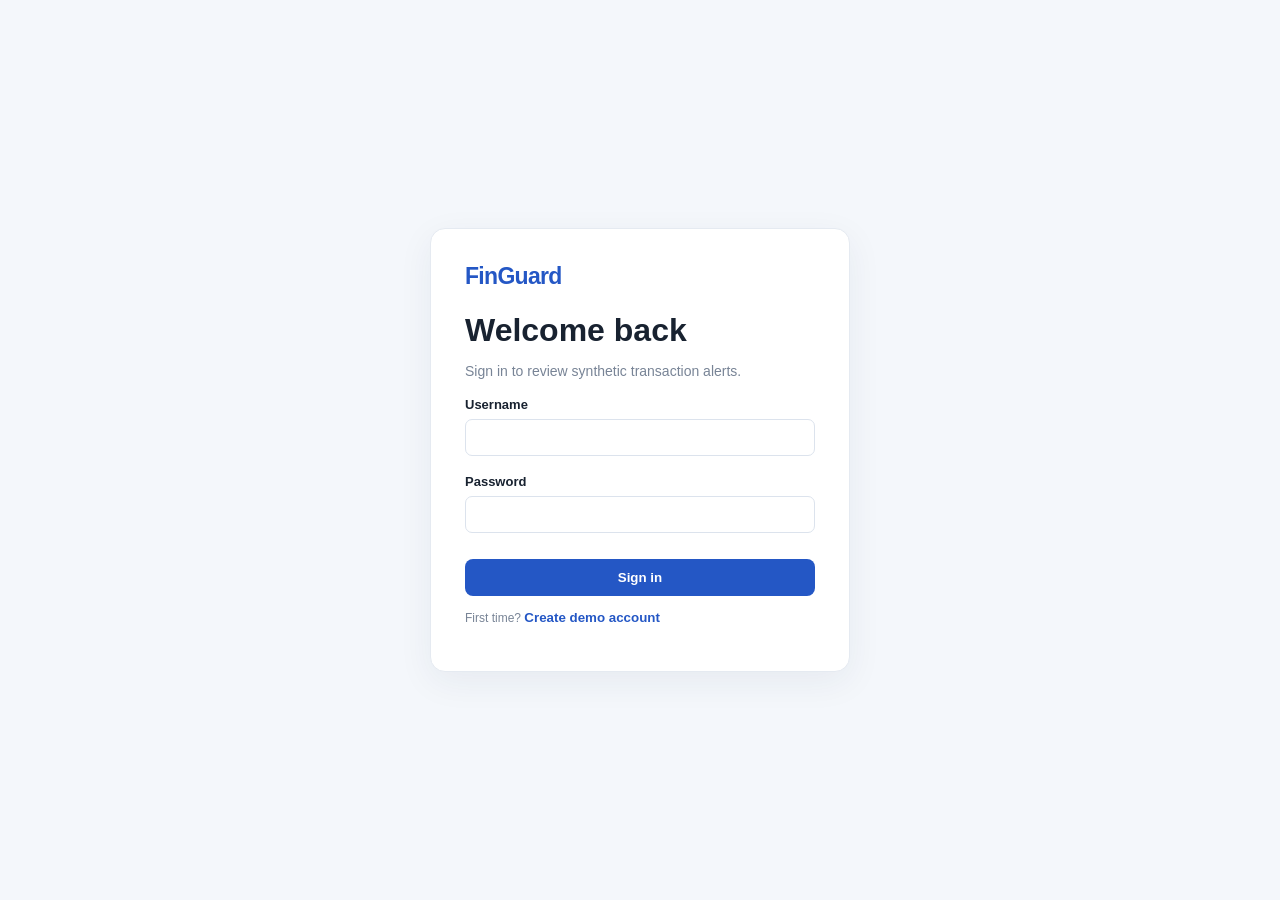
<file: frontend/index.html>
<!DOCTYPE html>
<html lang="en">
<head>
  <meta charset="UTF-8"><meta name="viewport" content="width=device-width, initial-scale=1">
  <title>FinGuard | Risk Dashboard</title><link rel="stylesheet" href="style.css">
</head>
<body>
  <header><div><span class="brand">FinGuard</span><small>Financial Risk Monitoring</small></div>
    <button id="logoutBtn" class="secondary">Logout</button></header>
  <main>
    <section class="welcome"><div><p class="eyebrow">MONITORING OVERVIEW</p><h1>Transaction risk dashboard</h1>
      <p>Review unusual activity using transparent, configurable rules.</p></div>
      <button id="refreshBtn">Refresh data</button></section>
    <section class="cards">
      <article class="card"><span>Total transactions</span><strong id="totalTransactions">—</strong></article>
      <article class="card"><span>Total alerts</span><strong id="totalAlerts">—</strong></article>
      <article class="card"><span>Pending reviews</span><strong id="pendingAlerts">—</strong></article>
      <article class="card"><span>Transaction value</span><strong id="totalAmount">—</strong></article>
    </section>
    <section class="panel">
      <div class="panel-head"><div><h2>Recent alerts</h2><p>Flags require human review; they are not fraud conclusions.</p></div>
        <select id="statusFilter"><option value="">All statuses</option><option>PENDING</option><option>UNDER_REVIEW</option><option>CLEARED</option><option>CLOSED</option></select></div>
      <div class="table-wrap"><table><thead><tr><th>Alert</th><th>Transaction</th><th>Risk score</th><th>Rule</th><th>Reason</th><th>Status</th><th>Action</th></tr></thead>
      <tbody id="alertsBody"><tr><td colspan="7">Loading…</td></tr></tbody></table></div>
    </section>
    <section class="panel import-panel"><div><h2>Import transactions</h2><p>CSV columns: account_id, transaction_datetime, amount, transaction_type, channel, region</p></div>
      <div class="import-controls"><input type="file" id="csvFile" accept=".csv"><button id="importBtn">Import CSV</button></div><p id="message" role="status"></p>
    </section>
    <p class="footnote">Demo application • Synthetic data only • Rule-based risk indicators</p>
  </main>
  <script src="app.js"></script>
</body></html>
</file>
<file: frontend/style.css>
:root{font-family:Inter,Segoe UI,Arial,sans-serif;color:#182230;background:#f4f7fb;font-synthesis:none}
*{box-sizing:border-box}body{margin:0}header{height:76px;background:#fff;border-bottom:1px solid #e5eaf1;padding:0 max(5vw,24px);display:flex;align-items:center;justify-content:space-between}
.brand{font-weight:800;font-size:23px;color:#2457c5;letter-spacing:-.7px}header small{display:block;color:#7b8796;font-size:11px;letter-spacing:1px;text-transform:uppercase}
main{max-width:1200px;margin:38px auto;padding:0 24px}.welcome{display:flex;align-items:center;justify-content:space-between;gap:20px;margin-bottom:26px}
.eyebrow{font-size:11px;letter-spacing:1.5px;font-weight:700;color:#5273ae}.welcome h1{font-size:30px;margin:6px 0}.welcome p{color:#6e7b8c;margin:6px 0}
button{border:0;border-radius:8px;background:#2457c5;color:white;padding:11px 17px;font-weight:650;cursor:pointer}button:hover{filter:brightness(.94)}button.secondary{background:#edf2fa;color:#30445f}
.cards{display:grid;grid-template-columns:repeat(4,1fr);gap:16px;margin-bottom:22px}.card,.panel{background:#fff;border:1px solid #e7ecf3;border-radius:13px;box-shadow:0 4px 16px #26364a08}
.card{padding:21px}.card span{display:block;color:#758194;font-size:13px}.card strong{display:block;font-size:27px;margin-top:12px}
.panel{padding:22px;margin:18px 0}.panel-head{display:flex;align-items:center;justify-content:space-between;gap:16px}.panel h2{font-size:18px;margin:0 0 6px}.panel p{font-size:13px;color:#778397;margin:0 0 15px}
select,input{border:1px solid #dce3ed;border-radius:7px;padding:10px;background:white;color:#263548}.table-wrap{overflow-x:auto}table{border-collapse:collapse;width:100%;font-size:13px}th,td{text-align:left;padding:13px 10px;border-bottom:1px solid #edf0f5;vertical-align:top}th{color:#788496;font-weight:650;white-space:nowrap}td{max-width:280px}.score{font-weight:800;color:#b45c18}.status{display:inline-block;border-radius:20px;background:#fff3dc;color:#936018;padding:5px 9px;font-size:11px;font-weight:700}
.action-select{max-width:145px;padding:7px}.import-panel{display:flex;align-items:center;justify-content:space-between;gap:20px}.import-controls{display:flex;gap:10px;align-items:center}.footnote{text-align:center;color:#929dad;font-size:12px;margin:30px}
.login-page{min-height:100vh;display:grid;place-items:center;padding:20px}.login-card{background:#fff;border:1px solid #e5eaf1;border-radius:15px;padding:34px;width:min(420px,100%);box-shadow:0 10px 35px #26364a10}.login-card h1{margin:22px 0 5px}.login-card>p{color:#788496;font-size:14px}.login-card label{display:block;font-size:13px;font-weight:650;margin:18px 0}.login-card input{display:block;width:100%;margin-top:7px}.login-card button[type=submit]{width:100%;margin-top:8px}.hint{font-size:12px!important}.link-btn{background:none;color:#2457c5;padding:0}
@media(max-width:850px){.cards{grid-template-columns:repeat(2,1fr)}.import-panel{align-items:flex-start;flex-direction:column}.import-controls{flex-wrap:wrap}}
@media(max-width:560px){.welcome,.panel-head{align-items:flex-start;flex-direction:column}.welcome h1{font-size:24px}.cards{gap:9px}.card{padding:15px}.card strong{font-size:22px}main{margin:22px auto;padding:0 14px}}
</file>
